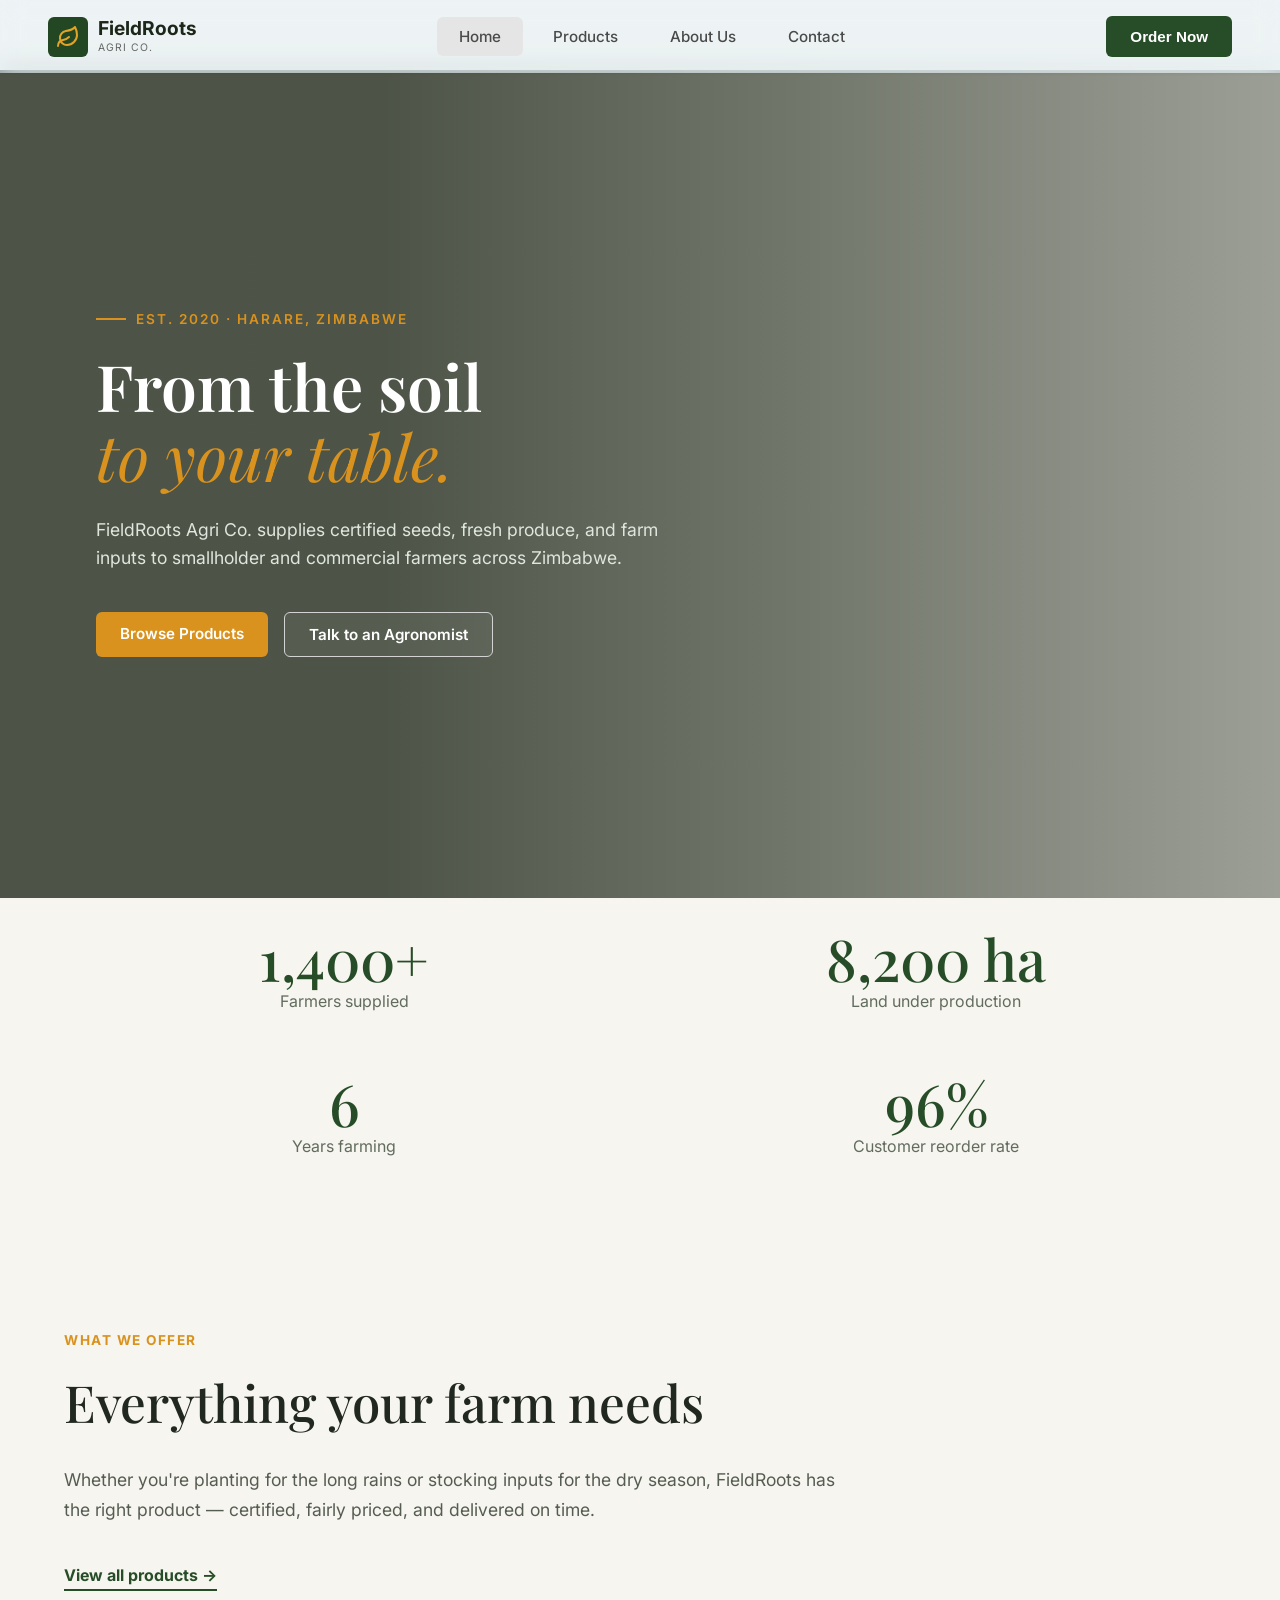
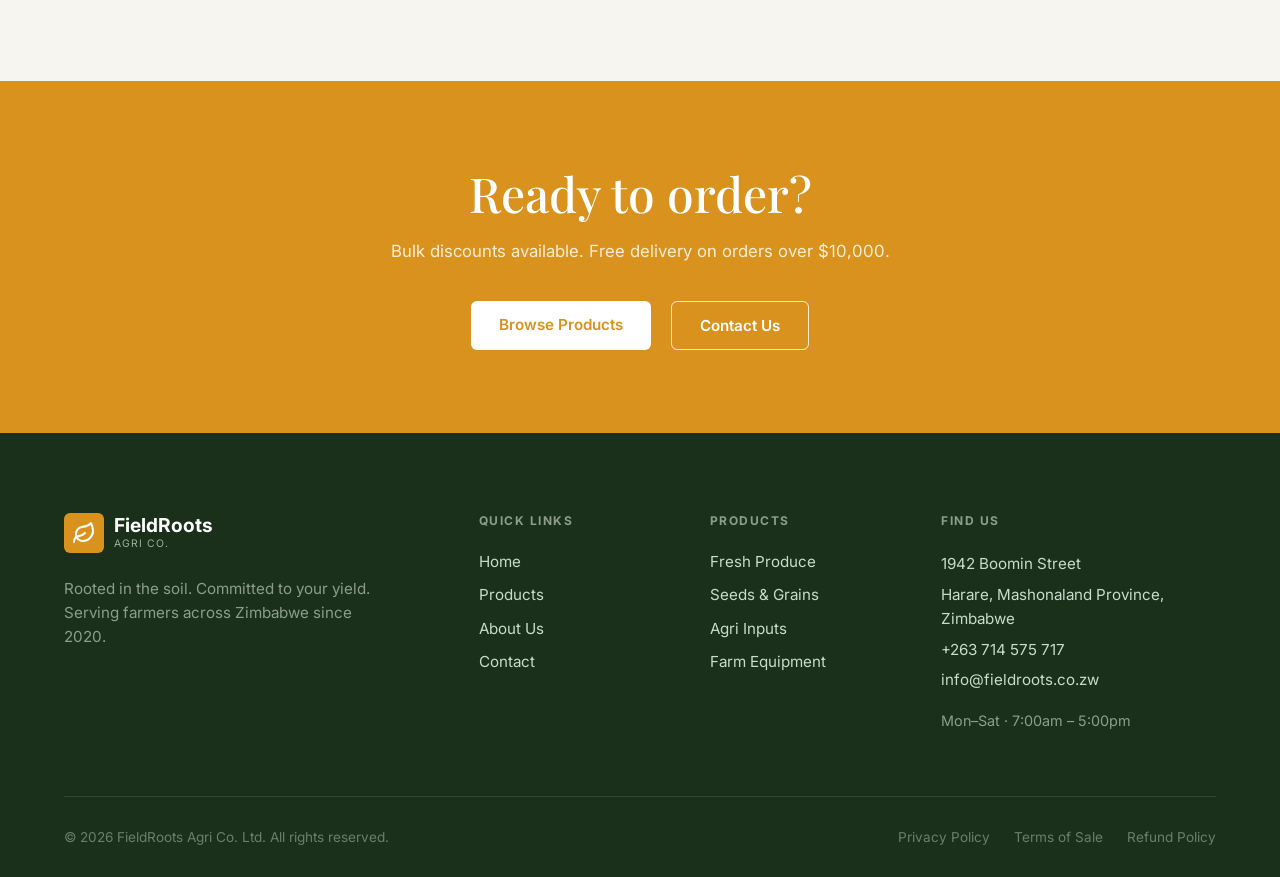
<file: index.html>
<!DOCTYPE html>
<html lang="en">
<head>
    <meta charset="UTF-8">
    <meta name="viewport" content="width=device-width, initial-scale=1.0">
    <title>FieldRoots AGRI CO. | Home</title>
    <!-- Google Fonts -->
    <link rel="preconnect" href="https://fonts.googleapis.com">
    <link rel="preconnect" href="https://fonts.gstatic.com" crossorigin>
    <link href="https://fonts.googleapis.com/css2?family=Inter:wght@400;500;600&family=Playfair+Display:ital,wght@0,500;0,600;0,700;1,400&display=swap" rel="stylesheet">
    <link rel="stylesheet" href="style.css">
</head>
<body>

    <!-- Header / Navigation Bar -->
    <header class="navbar">
        <div class="logo">
            <div class="logo-icon">
                <svg width="24" height="24" viewBox="0 0 24 24" fill="none" stroke="#e1a427" stroke-width="2" stroke-linecap="round" stroke-linejoin="round">
                    <path d="M11 20A7 7 0 0 1 9.8 6.1C15.5 5 17 4.48 19 2c1 2 2 4.18 2 8 0 5.5-4.78 10-10 10Z"></path>
                    <path d="M2 21c0-3 1.85-5.36 5.08-6C9.5 14.52 12 13 13 12"></path>
                </svg>
            </div>
            <div class="logo-text">
                <span class="brand-name">FieldRoots</span>
                <span class="brand-sub">AGRI CO.</span>
            </div>
        </div>

        <nav class="nav-links">
            <a href="index.html" class="nav-item active">Home</a>
            <a href="products.php" class="nav-item">Products</a>
            <a href="about.html" class="nav-item">About Us</a>
            <a href="contact.php" class="nav-item">Contact</a>
        </nav>

        <div class="nav-actions">
            <a href="products.php"><button class="btn btn-order">Order Now</button></a>
        </div>
    </header>

    <!-- Hero Section -->
    <section class="hero-section">
        <div class="hero-overlay"></div>

        <div class="hero-content">
            <div class="hero-subtitle">
                <span class="dash"></span> EST. 2020 · HARARE, ZIMBABWE
            </div>

            <h1 class="hero-title">
                From the soil<br>
                <span class="highlight-text">to your table.</span>
            </h1>

            <p class="hero-description">
                FieldRoots Agri Co. supplies certified seeds, fresh produce, and farm inputs to smallholder and commercial farmers across Zimbabwe.
            </p>

            <div class="hero-buttons">
                <a href="products.php" class="btn btn-primary">Browse Products</a>
                <a href="contact.html" class="btn btn-outline">Talk to an Agronomist</a>
            </div>
        </div>
    </section>

    <!-- Statistics Section -->
    <section class="stats-section">
        <div class="stats-grid">
            <div class="stat-item">
                <h2 class="stat-number">1,400+</h2>
                <p class="stat-label">Farmers supplied</p>
            </div>

            <div class="stat-item">
                <h2 class="stat-number">8,200 ha</h2>
                <p class="stat-label">Land under production</p>
            </div>

            <div class="stat-item">
                <h2 class="stat-number">6</h2>
                <p class="stat-label">Years farming</p>
            </div>

            <div class="stat-item">
                <h2 class="stat-number">96%</h2>
                <p class="stat-label">Customer reorder rate</p>
            </div>
        </div>
    </section>

    <!-- What We Offer Section -->
    <section class="offer-section">
        <div class="offer-container">
            <span class="section-tagline">WHAT WE OFFER</span>
            <h2 class="section-title">Everything your farm needs</h2>
            <p class="section-description">
                Whether you're planting for the long rains or stocking inputs for the dry season, FieldRoots has the right product — certified, fairly priced, and delivered on time.
            </p>
            <a href="products.php" class="view-products-link">View all products &rarr;</a>
        </div>
    </section>

    <!-- Ready to Order Banner Section -->
    <section class="cta-banner-section">
        <div class="cta-container">
            <h2 class="cta-title">Ready to order?</h2>
            <p class="cta-subtitle">Bulk discounts available. Free delivery on orders over $10,000.</p>

            <div class="cta-buttons">
                <a href="products.php" class="btn btn-cta-solid">Browse Products</a>
                <a href="contact.html" class="btn btn-cta-outline">Contact Us</a>
            </div>
        </div>
    </section>
    <!-- Footer Section -->
    <footer class="site-footer">
        <div class="footer-top">
            <!-- Brand Info Column -->
            <div class="footer-col brand-col">
                <div class="logo">
                    <div class="logo-icon footer-logo-icon">
                        <svg width="24" height="24" viewBox="0 0 24 24" fill="none" stroke="#ffffff" stroke-width="2" stroke-linecap="round" stroke-linejoin="round">
                            <path d="M11 20A7 7 0 0 1 9.8 6.1C15.5 5 17 4.48 19 2c1 2 2 4.18 2 8 0 5.5-4.78 10-10 10Z"></path>
                            <path d="M2 21c0-3 1.85-5.36 5.08-6C9.5 14.52 12 13 13 12"></path>
                        </svg>
                    </div>
                    <div class="logo-text">
                        <span class="brand-name light-text">FieldRoots</span>
                        <span class="brand-sub light-sub">AGRI CO.</span>
                    </div>
                </div>
                <p class="footer-description">
                    Rooted in the soil. Committed to your yield. Serving farmers across Zimbabwe since 2020.
                </p>
            </div>

            <!-- Navigate Links Column -->
            <div class="footer-col">
                <h4 class="footer-heading">Quick Links</h4>
                <ul class="footer-links">
                    <li><a href="index.html">Home</a></li>
                    <li><a href="products.php">Products</a></li>
                    <li><a href="about.html">About Us</a></li>
                    <li><a href="contact.php">Contact</a></li>
                </ul>
            </div>

            <!-- Products Column -->
            <div class="footer-col">
                <h4 class="footer-heading">Products</h4>
                <ul class="footer-links">
                    <li><a href="#">Fresh Produce</a></li>
                    <li><a href="#">Seeds & Grains</a></li>
                    <li><a href="#">Agri Inputs</a></li>
                    <li><a href="#">Farm Equipment</a></li>
                </ul>
            </div>

            <!-- Contact & Location Column -->
            <div class="footer-col">
                <h4 class="footer-heading">FIND US</h4>
                <address class="footer-contact">
                    <p>1942 Boomin Street</p>
                    <p>Harare, Mashonaland Province, Zimbabwe</p>
                    <p class="contact-info"><a href="tel:+263714575717">+263 714 575 717</a></p>
                    <p class="contact-info"><a href="mailto:info@fieldroots.co.zw">info@fieldroots.co.zw</a></p>
                    <p class="business-hours">Mon–Sat · 7:00am – 5:00pm</p>
                </address>
            </div>
        </div>

        <!-- Footer Bottom Bar -->
        <div class="footer-bottom">
            <p class="copyright">&copy; 2026 FieldRoots Agri Co. Ltd. All rights reserved.</p>
            <div class="legal-links">
                <a href="#">Privacy Policy</a>
                <a href="#">Terms of Sale</a>
                <a href="#">Refund Policy</a>
            </div>
        </div>
    </footer>
    <script src="script.js"></script>
</body>
</html>
</file>
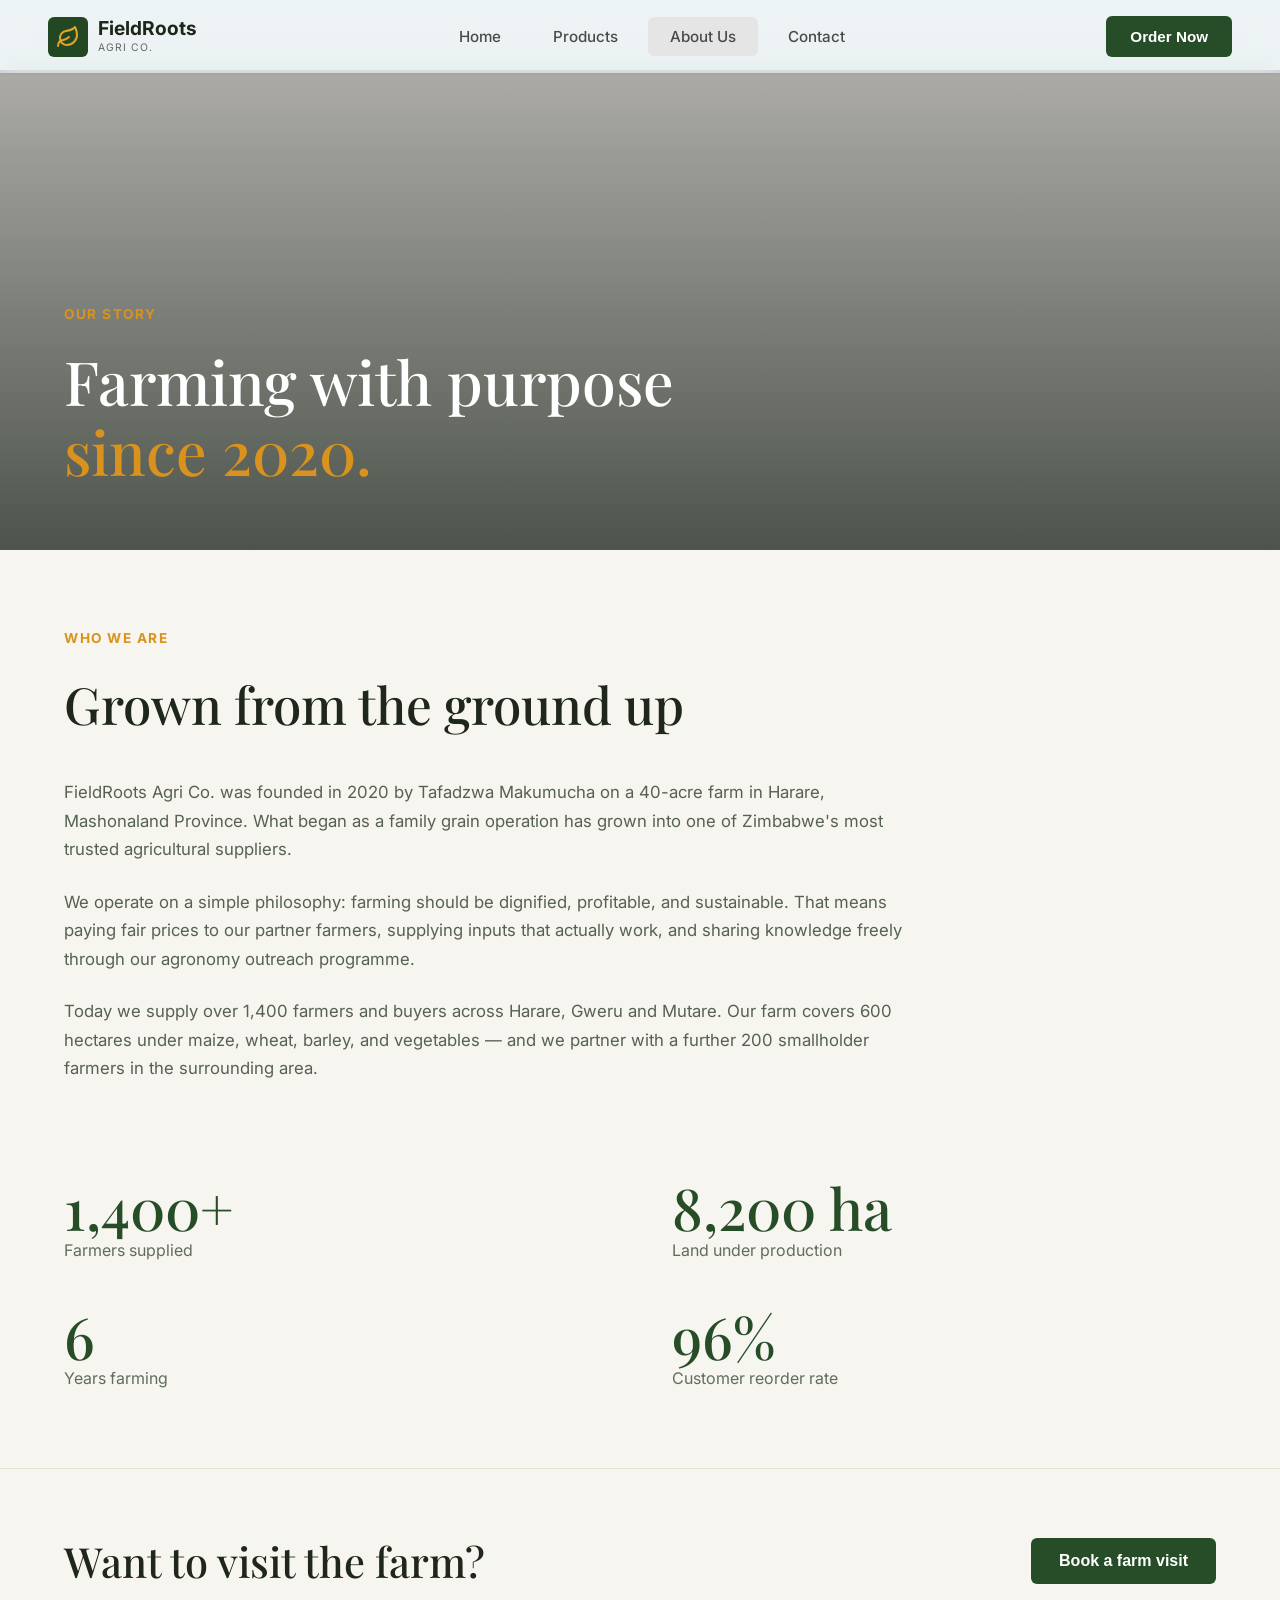
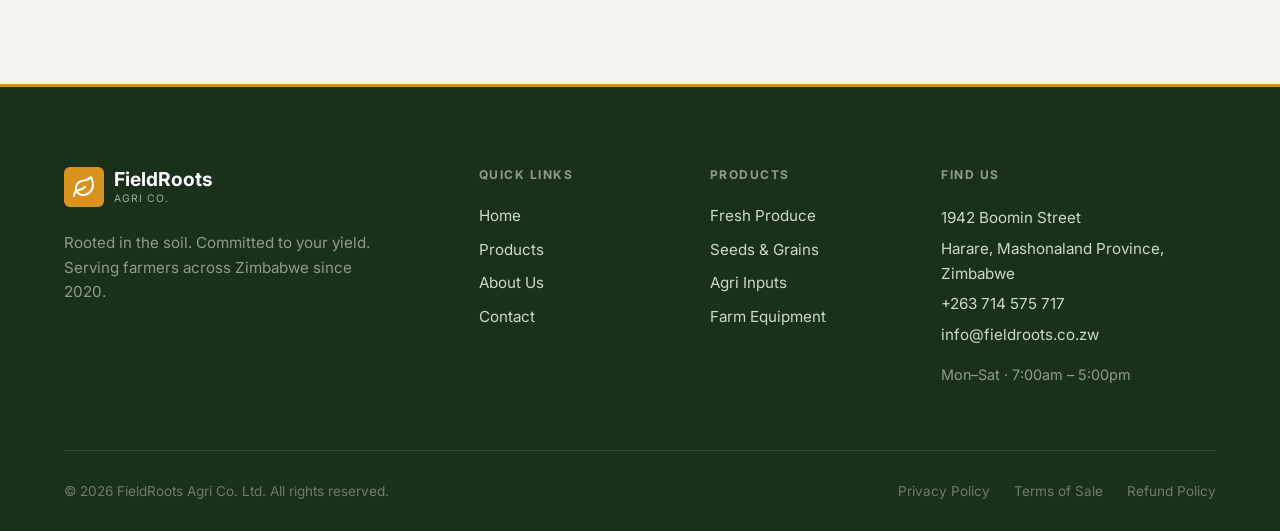
<file: about.html>
<!DOCTYPE html>
<html lang="en">
<head>
    <meta charset="UTF-8">
    <meta name="viewport" content="width=device-width, initial-scale=1.0">
    <title>FieldRoots AGRI CO. | About Us</title>
    <!-- Google Fonts -->
    <link rel="preconnect" href="https://fonts.googleapis.com">
    <link rel="preconnect" href="https://fonts.gstatic.com" crossorigin>
    <link href="https://fonts.googleapis.com/css2?family=Inter:wght@400;500;600;700&family=Playfair+Display:ital,wght@0,500;0,600;0,700;1,400&display=swap" rel="stylesheet">
    <link rel="stylesheet" href="style.css">
</head>
<body>

    <!-- Header / Navigation Bar -->
    <header class="navbar">
        <div class="logo">
            <div class="logo-icon">
                <svg width="24" height="24" viewBox="0 0 24 24" fill="none" stroke="#e1a427" stroke-width="2" stroke-linecap="round" stroke-linejoin="round">
                    <path d="M11 20A7 7 0 0 1 9.8 6.1C15.5 5 17 4.48 19 2c1 2 2 4.18 2 8 0 5.5-4.78 10-10 10Z"></path>
                    <path d="M2 21c0-3 1.85-5.36 5.08-6C9.5 14.52 12 13 13 12"></path>
                </svg>
            </div>
            <div class="logo-text">
                <span class="brand-name">FieldRoots</span>
                <span class="brand-sub">AGRI CO.</span>
            </div>
        </div>

        <nav class="nav-links">
            <a href="index.html" class="nav-item">Home</a>
            <a href="products.php" class="nav-item">Products</a>
            <a href="about.html" class="nav-item active">About Us</a>
            <a href="contact.php" class="nav-item">Contact</a>
        </nav>

        <div class="nav-actions">
            <a href="products.php"><button class="btn btn-order">Order Now</button></a>
        </div>
    </header>

    <!-- About Hero Section -->
    <section class="about-hero">
        <div class="about-hero-overlay"></div>
        <div class="about-hero-content">
            <span class="section-tagline gold-text">OUR STORY</span>
            <h1 class="about-hero-title">Farming with purpose<br><span class="gold-text">since 2020.</span></h1>
        </div>
    </section>

    <!-- Who We Are Section -->
    <section class="story-section">
        <div class="story-container">
            <span class="section-tagline">WHO WE ARE</span>
            <h2 class="story-heading">Grown from the ground up</h2>
            
            <div class="story-text">
                <p>
                    FieldRoots Agri Co. was founded in 2020 by Tafadzwa Makumucha on a 40-acre farm in Harare, Mashonaland Province. What began as a family grain operation has grown into one of Zimbabwe's most trusted agricultural suppliers.
                </p>
                <p>
                    We operate on a simple philosophy: farming should be dignified, profitable, and sustainable. That means paying fair prices to our partner farmers, supplying inputs that actually work, and sharing knowledge freely through our agronomy outreach programme.
                </p>
                <p>
                    Today we supply over 1,400 farmers and buyers across Harare, Gweru and Mutare. Our farm covers 600 hectares under maize, wheat, barley, and vegetables — and we partner with a further 200 smallholder farmers in the surrounding area.
                </p>
            </div>
        </div>
    </section>

    <!-- Stats Grid Section -->
    <section class="stats-section">
        <div class="stats-container">
            <div class="stat-card">
                <h3 class="stat-number">1,400+</h3>
                <p class="stat-label">Farmers supplied</p>
            </div>
            <div class="stat-card">
                <h3 class="stat-number">8,200 ha</h3>
                <p class="stat-label">Land under production</p>
            </div>
            <div class="stat-card">
                <h3 class="stat-number">6</h3>
                <p class="stat-label">Years farming</p>
            </div>
            <div class="stat-card">
                <h3 class="stat-number">96%</h3>
                <p class="stat-label">Customer reorder rate</p>
            </div>
        </div>
    </section>

    <!-- Farm Visit CTA Section -->
    <section class="visit-section">
        <div class="visit-container">
            <h2 class="visit-heading">Want to visit the farm?</h2>
            <a href="contact.html"><button class="btn btn-visit">Book a farm visit</button></a>
        </div>
    </section>

    <!-- Footer Section -->
    <footer class="site-footer">
        <div class="footer-top">
            <!-- Brand Info Column -->
            <div class="footer-col brand-col">
                <div class="logo">
                    <div class="logo-icon footer-logo-icon">
                        <svg width="24" height="24" viewBox="0 0 24 24" fill="none" stroke="#ffffff" stroke-width="2" stroke-linecap="round" stroke-linejoin="round">
                            <path d="M11 20A7 7 0 0 1 9.8 6.1C15.5 5 17 4.48 19 2c1 2 2 4.18 2 8 0 5.5-4.78 10-10 10Z"></path>
                            <path d="M2 21c0-3 1.85-5.36 5.08-6C9.5 14.52 12 13 13 12"></path>
                        </svg>
                    </div>
                    <div class="logo-text">
                        <span class="brand-name light-text">FieldRoots</span>
                        <span class="brand-sub light-sub">AGRI CO.</span>
                    </div>
                </div>
                <p class="footer-description">
                    Rooted in the soil. Committed to your yield. Serving farmers across Zimbabwe since 2020.
                </p>
            </div>

            <!-- Navigate Links Column -->
            <div class="footer-col">
                <h4 class="footer-heading">Quick Links</h4>
                <ul class="footer-links">
                    <li><a href="index.html">Home</a></li>
                    <li><a href="products.php">Products</a></li>
                    <li><a href="about.html">About Us</a></li>
                    <li><a href="contact.php">Contact</a></li>
                </ul>
            </div>

            <!-- Products Column -->
            <div class="footer-col">
                <h4 class="footer-heading">Products</h4>
                <ul class="footer-links">
                    <li><a href="#">Fresh Produce</a></li>
                    <li><a href="#">Seeds & Grains</a></li>
                    <li><a href="#">Agri Inputs</a></li>
                    <li><a href="#">Farm Equipment</a></li>
                </ul>
            </div>

            <!-- Contact & Location Column -->
            <div class="footer-col">
                <h4 class="footer-heading">FIND US</h4>
                <address class="footer-contact">
                    <p>1942 Boomin Street</p>
                    <p>Harare, Mashonaland Province, Zimbabwe</p>
                    <p class="contact-info"><a href="tel:+263714575717">+263 714 575 717</a></p>
                    <p class="contact-info"><a href="mailto:info@fieldroots.co.zw">info@fieldroots.co.zw</a></p>
                    <p class="business-hours">Mon–Sat · 7:00am – 5:00pm</p>
                </address>
            </div>
        </div>

        <!-- Footer Bottom Bar -->
        <div class="footer-bottom">
            <p class="copyright">&copy; 2026 FieldRoots Agri Co. Ltd. All rights reserved.</p>
            <div class="legal-links">
                <a href="#">Privacy Policy</a>
                <a href="#">Terms of Sale</a>
                <a href="#">Refund Policy</a>
            </div>
        </div>
    </footer>
    <script src="script.js"></script>
</body>
</html>
</file>
<file: style.css>
/* Base resets */
* {
    margin: 0;
    padding: 0;
    box-sizing: border-box;
}
body {
    font-family: 'Inter', sans-serif;
    padding-top: 70px;
    color: #ffffff;
    background-color: #f7f5ef;
    overflow-x: hidden;
}
/* Header / Navbar */
.navbar {
    display: flex;
    justify-content: space-between;
    align-items: center;
    background-color: #f6f3ed;
    padding: 1rem 3rem;
    box-shadow: 0 1px 3px rgba(0, 0, 0, 0.05);
}
header, .navbar{
    position: fixed;
    top: 0;
    left: 0;
    width: 100%;
    z-index: 1000;
    background: rgba(224, 242, 254, 0.45);
    backdrop-filter: blur(12px) saturate(160%);
}
.nav-links a.active{
    background-color: #e5e5e5;
}
.logo {
    display: flex;
    align-items: center;
    gap: 10px;
}
.logo-icon {
    background-color: #234723;
    width: 40px;
    height: 40px;
    border-radius: 6px;
    display: flex;
    align-items: center;
    justify-content: center;
}
.logo-text {
    display: flex;
    flex-direction: column;
}
.brand-name {
    font-weight: 700;
    font-size: 1.2rem;
    color: #1c2619;
    line-height: 1;
}
.brand-sub {
    font-size: 0.65rem;
    letter-spacing: 1px;
    color: #666;
    margin-top: 2px;
}
.nav-links {
    display: flex;
    align-items: center;
    gap: 8px;
}
.nav-item {
    text-decoration: none;
    color: #4a4a4a;
    font-weight: 500;
    padding: 10px 22px;
    border-radius: 6px;
    transition: all 0.2s ease;
    font-size: 0.95rem;
}
.nav-item:hover {
    color: #1c2619;
    background-color: #ede8dc;
}
/* Buttons */
.btn {
    display: inline-block;
    padding: 12px 24px;
    font-size: 0.95rem;
    font-weight: 600;
    border-radius: 6px;
    text-decoration: none;
    cursor: pointer;
    transition: all 0.3s ease;
    border: none;
}
.btn-order {
    background-color: #274d28;
    color: #ffffff;
}
.btn-order:hover {
    background-color: #1c391d;
}
.btn-primary {
    background-color: #d9921e;
    color: #ffffff;
}
.btn-primary:hover {
    background-color: #bf7e13;
}
.btn-outline {
    background-color: rgba(255, 255, 255, 0.05);
    border: 1px solid lightgray;
    color: white;
}
.btn-outline:hover {
    background-color: rgba(255, 255, 255, 0.15);
    border-color: white;
}

/* Hero Section */
.hero-section {
    position: relative;
    width: 100%;
    min-height: calc(100vh - 72px);
    background: url('') center/cover no-repeat;
    display: flex;
    align-items: center;
    padding: 4rem 5%;
}
.hero-overlay {
    position: absolute;
    top: 0;
    left: 0;
    width: 100%;
    height: 100%;
    background: linear-gradient(to right, rgba(20, 30, 15, 0.75) 30%, rgba(20, 30, 15, 0.4) 100%);
    z-index: 1;
}
.hero-content {
    position: relative;
    z-index: 2;
    max-width: 650px;
    margin-left: 2rem;
}
.hero-subtitle {
    display: flex;
    align-items: center;
    gap: 10px;
    color: #d9921e;
    font-size: 0.85rem;
    letter-spacing: 2px;
    font-weight: 600;
    margin-bottom: 1.5rem;
}
.hero-subtitle .dash {
    display: inline-block;
    width: 30px;
    height: 2px;
    background-color: #d9921e;
}
.hero-title {
    font-family: 'Playfair Display', serif;
    font-size: 4rem;
    line-height: 1.1;
    font-weight: 600;
    margin-bottom: 1.5rem;
}
.highlight-text {
    font-style: italic;
    color: #d9921e;
    font-weight: 400;
}
.hero-description {
    font-size: 1.1rem;
    line-height: 1.6;
    color: #e0e6dd;
    margin-bottom: 2.5rem;
    max-width: 580px;
}
.hero-buttons {
    display: flex;
    gap: 1rem;
    flex-wrap: wrap;
}

/* Statistics Section */
.stats-section {
    background-color: #274d28;
    padding: 5rem 5%;
}
.stats-grid {
    max-width: 1200px;
    margin: 0 auto;
    display: grid;
    grid-template-columns: repeat(2, 1fr);
    row-gap: 4rem;
    column-gap: 2rem;
}
.stat-item {
    text-align: center;
}
.stat-number {
    font-family: 'Playfair Display', serif;
    font-size: 3.5rem;
    font-weight: 500;
    color: #d9921e;
    margin-bottom: 0.5rem;
}
.stat-label {
    font-size: 1rem;
    color: #c9dbc9;
    font-weight: 400;
}

/* What We Offer Section */
.offer-section {
    background-color: #f7f5ef;
    padding: 6rem 5%;
    color: #2b2b2b;
}
.offer-container {
    max-width: 800px;
}
.section-tagline {
    display: block;
    color: #d9921e;
    font-weight: 700;
    font-size: 0.85rem;
    letter-spacing: 1.5px;
    margin-bottom: 1.5rem;
}
.section-title {
    font-family: 'Playfair Display', serif;
    font-size: 3.2rem;
    font-weight: 500;
    color: #21281f;
    margin-bottom: 2rem;
    line-height: 1.2;
}
.section-description {
    font-size: 1.1rem;
    line-height: 1.7;
    color: #555d52;
    margin-bottom: 2.5rem;
}
.view-products-link {
    color: #274d28;
    font-weight: 700;
    text-decoration: none;
    font-size: 1rem;
    border-bottom: 2px solid #274d28;
    padding-bottom: 4px;
    transition: color 0.2s ease, border-color 0.2s ease;
}
.view-products-link:hover {
    color: #d9921e;
    border-color: #d9921e;
}

/*CTA Banner Section */
.cta-banner-section {
    background-color: #d9921e;
    padding: 5rem 5%;
    text-align: center;
}
.cta-container {
    max-width: 700px;
    margin: 0 auto;
}
.cta-title {
    font-family: 'Playfair Display', serif;
    font-size: 3rem;
    font-weight: 500;
    color: #ffffff;
    margin-bottom: 1rem;
}
.cta-subtitle {
    font-size: 1.05rem;
    color: #fcefd6;
    margin-bottom: 2.5rem;
}
.cta-buttons {
    display: flex;
    justify-content: center;
    gap: 1.2rem;
    flex-wrap: wrap;
}
.btn-cta-solid {
    background-color: #ffffff;
    color: #d9921e;
    padding: 14px 28px;
}
.btn-cta-solid:hover {
    background-color: #f6f3ed;
}
.btn-cta-outline {
    background-color: transparent;
    border: 1px solid rgba(255, 255, 255, 0.8);
    color: #ffffff;
    padding: 14px 28px;
}
.btn-cta-outline:hover {
    background-color: rgba(255, 255, 255, 0.15);
    border-color: #ffffff;
}

/* Responsive Styles */
@media (max-width: 768px) {
    body{
        padding-top: 18px;
    }
    .navbar {
        padding: 1rem;
        flex-direction: column;
        gap: 1rem;
    }
    .menu-toggle-btn{
        display: block;
    }
    .nav-links{
        display: flex;
        flex-direction: column;
        align-items: center;
        justify-content: center;
        width: 100%;
        text-align: center;
        gap: 12px;
    }
    .hero-content {
        margin-left: 0;
    }
    .hero-title {
        font-size: 2.8rem;
    }
    .stats-grid {
        grid-template-columns: 1fr;
        gap: 2.5rem;
    }
    .stat-number {
        font-size: 2.8rem;
    }
    .section-title {
        font-size: 2.4rem;
    }
    .cta-title {
        font-size: 2.2rem;
    }
    .hero-buttons, .cta-buttons {
        flex-direction: column;
        width: 100%;
    }
    .btn {
        width: 100%;
        text-align: center;
    }
}

@media (min-width: 769px){
    .menu-toggle-btn{
        display: none;
    }
}

/* Products Page Header */
.page-header {
    background-color: #f7f5ef;
    padding: 4rem 5% 3rem 5%;
}
.page-header-container {
    max-width: 1200px;
    margin: 0 auto;
}
.page-title {
    font-family: 'Playfair Display', serif;
    font-size: 3.8rem;
    font-weight: 500;
    color: #1f271d;
    margin-bottom: 1.5rem;
    line-height: 1.1;
}
.page-description {
    font-size: 1.05rem;
    line-height: 1.6;
    color: #5d665b;
    max-width: 700px;
    margin-bottom: 2rem;
}
.btn-bulk-quote {
    background-color: #274d28;
    color: #ffffff;
    width: 100%;
    max-width: 1200px;
    padding: 16px 24px;
    font-size: 1rem;
    border-radius: 6px;
    text-align: center;
}
.btn-bulk-quote:hover {
    background-color: #1c391d;
}

/* Catalog Sec */
.catalog-section {
    background-color: #f7f5ef;
    padding: 2rem 5% 6rem 5%;
}

/* Product Search */
.search-section{
    max-width: 1200px;
    margin: 10px auto;
    padding: 0 20px;
    text-align: center;
}
#productSearch{
    width: 100%;
    max-width: 500px;
    padding: 12px 16px;
    font-size: 1rem;
    border: 1px solid #ccc;
    border-radius: 8px;
    outline: none;
}

/* Product Cards Grid */
.products-grid {
    max-width: 1200px;
    margin: 0 auto;
    display: grid;
    grid-template-columns: repeat(3, 1fr);
    gap: 2rem;
}
.product-card {
    background-color: #ffffff;
    border-radius: 8px;
    overflow: hidden;
    border: 1px solid #eae5d9;
    box-shadow: 0 2px 8px rgba(0, 0, 0, 0.03);
    display: flex;
    flex-direction: column;
}

/* Card Content */
.card-content {
    padding: 1.8rem;
    display: flex;
    flex-direction: column;
    flex-grow: 1;
}
.product-title {
    font-family: 'Playfair Display', serif;
    font-size: 1.5rem;
    font-weight: 600;
    color: #1f271d;
    margin-bottom: 0.8rem;
}
.product-description {
    font-size: 0.95rem;
    line-height: 1.5;
    color: #667064;
    margin-bottom: 2rem;
    flex-grow: 1;
}
.card-footer {
    display: flex;
    justify-content: space-between;
    align-items: center;
    border-top: 1px solid #f0ecdf;
    padding-top: 1.2rem;
}
.price-wrapper {
    display: flex;
    flex-direction: column;
}
.price {
    font-weight: 700;
    font-size: 1.15rem;
    color: #1f271d;
}
.unit {
    font-size: 0.8rem;
    color: #889286;
}
.btn-card-order {
    background-color: #274d28;
    color: #ffffff;
    padding: 8px 20px;
    font-size: 0.88rem;
    border-radius: 5px;
    border: none;
    cursor: pointer;
    font-weight: 600;
    transition: background-color 0.2s ease;
}
.btn-card-order:hover {
    background-color: #1c391d;
}

/* Products Responsive Layout */
@media (max-width: 820px) {
    .products-grid {
        grid-template-columns: 1fr;
    }

    .page-title {
        font-size: 2.8rem;
    }
}

/* About Page - Hero Section */
.about-hero {
    position: relative;
    width: 100%;
    height: 480px;
    background-image: url('https://images.unsplash.com/photo-1592982537447-7440770cbfc9?auto=format&fit=crop&w=1600&q=80');
    background-size: cover;
    background-position: center;
    display: flex;
    align-items: flex-end;
    padding: 0 5% 4rem 5%;
}
.about-hero-overlay {
    position: absolute;
    top: 0;
    left: 0;
    width: 100%;
    height: 100%;
    background: linear-gradient(180deg, rgba(0,0,0,0.3) 0%, rgba(20, 30, 20, 0.75) 100%);
    z-index: 1;
}
.about-hero-content {
    position: relative;
    z-index: 2;
    max-width: 1200px;
    width: 100%;
    margin: 0 auto;
}
.gold-text {
    color: #d9921e;
}
.about-hero-title {
    font-family: 'Playfair Display', serif;
    font-size: 3.8rem;
    font-weight: 500;
    color: #ffffff;
    line-height: 1.15;
    margin-top: 0.5rem;
}

/* About Page - Story Section */
.story-section {
    background-color: #f7f5ef;
    padding: 5rem 5% 4rem 5%;
}
.story-container {
    max-width: 1200px;
    margin: 0 auto;
}
.story-heading {
    font-family: 'Playfair Display', serif;
    font-size: 3.2rem;
    font-weight: 500;
    color: #1f271d;
    margin-top: 0.5rem;
    margin-bottom: 2.5rem;
}
.story-text {
    max-width: 850px;
    display: flex;
    flex-direction: column;
    gap: 1.5rem;
}
.story-text p {
    font-size: 1.05rem;
    line-height: 1.7;
    color: #556153;
}

/* About - Stats Grid Section */
.stats-section {
    background-color: #f7f5ef;
    padding: 2rem 5% 5rem 5%;
}
.stats-container {
    max-width: 1200px;
    margin: 0 auto;
    display: grid;
    grid-template-columns: repeat(2, 1fr);
    gap: 3rem 4rem;
}
.stat-card {
    display: flex;
    flex-direction: column;
}
.stat-number {
    font-family: 'Playfair Display', serif;
    font-size: 3.6rem;
    font-weight: 500;
    color: #274d28;
    margin-bottom: 0.2rem;
    line-height: 1;
}
.stat-label {
    font-size: 1rem;
    color: #616c5e;
}

/* About - Visit Farm Banner */
.visit-section {
    background-color: #f7f5ef;
    padding: 4rem 5% 6rem 5%;
    border-top: 1px solid #e8e2d4;
}
.visit-container {
    max-width: 1200px;
    margin: 0 auto;
    display: flex;
    justify-content: space-between;
    align-items: center;
}
.visit-heading {
    font-family: 'Playfair Display', serif;
    font-size: 2.6rem;
    font-weight: 500;
    color: #1f271d;
}
.btn-visit {
    background-color: #274d28;
    color: #ffffff;
    padding: 14px 28px;
    font-size: 1rem;
    font-weight: 600;
    border-radius: 6px;
    border: none;
    cursor: pointer;
    transition: background-color 0.2s ease;
}
.btn-visit:hover {
    background-color: #1c391d;
}

/* About Page Responsiveness */
@media (max-width: 850px) {
    .about-hero-title {
        font-size: 2.8rem;
    }
    .story-heading {
        font-size: 2.4rem;
    }
    .visit-container {
        flex-direction: column;
        align-items: flex-start;
        gap: 1.5rem;
    }
    .visit-heading {
        font-size: 2rem;
    }
}

@media (max-width: 600px) {
    .stats-container {
        grid-template-columns: 1fr;
        gap: 2rem;
    }
    .stat-number {
        font-size: 3rem;
    }
}

/* Contact Page Header */
.contact-header {
    background-color: #f7f5ef;
    padding: 4rem 5% 2rem 5%;
}
.contact-header-container {
    max-width: 1200px;
    margin: 0 auto;
}
.contact-title {
    font-family: 'Playfair Display', serif;
    font-size: 3.8rem;
    font-weight: 500;
    color: #1f271d;
    margin-bottom: 1.2rem;
    line-height: 1.1;
}
.contact-subtitle {
    font-size: 1.05rem;
    line-height: 1.6;
    color: #5d665b;
    max-width: 650px;
}

/* Contact Form & Side Card Layout */
.contact-main {
    background-color: #f7f5ef;
    padding: 2rem 5% 5rem 5%;
}
.contact-grid-container {
    max-width: 1200px;
    margin: 0 auto;
    display: grid;
    grid-template-columns: 2fr 1fr;
    gap: 3rem;
}

/* White Form Container */
.contact-form-wrapper {
    background-color: #ffffff;
    border: 1px solid #eae5d9;
    border-radius: 8px;
    padding: 3rem;
}
.contact-form {
    display: flex;
    flex-direction: column;
    gap: 1.8rem;
}
.form-row {
    display: grid;
    grid-template-columns: 1fr 1fr;
    gap: 1.5rem;
}
.form-group {
    display: flex;
    flex-direction: column;
    gap: 0.6rem;
}
.form-group label {
    font-size: 0.75rem;
    font-weight: 700;
    color: #3b4239;
    letter-spacing: 0.8px;
}
.form-group input,
.form-group textarea {
    width: 100%;
    padding: 14px 16px;
    border: 1px solid #dfd8c8;
    border-radius: 6px;
    font-family: 'Inter', sans-serif;
    font-size: 0.95rem;
    color: #1f271d;
    background-color: #ffffff;
    outline: none;
    transition: border-color 0.2s ease;
}
.form-group input:focus,
.form-group textarea:focus {
    border-color: #274d28;
}
.form-group input::placeholder,
.form-group textarea::placeholder {
    color: #a4ad9f;
}
.btn-submit-message {
    background-color: #274d28;
    color: #ffffff;
    padding: 16px;
    font-size: 1rem;
    font-weight: 600;
    border: none;
    border-radius: 6px;
    cursor: pointer;
    transition: background-color 0.2s ease;
    margin-top: 0.5rem;
}
.btn-submit-message:hover {
    background-color: #1c391d;
}
.form-response-note {
    text-align: center;
    font-size: 0.85rem;
    color: #7d877b;
    margin-top: -0.5rem;
}

/* Farm Details Green Card */
.farm-details-card {
    background-color: #223a23;
    color: #ffffff;
    border-radius: 8px;
    padding: 3rem 2.5rem;
    display: flex;
    flex-direction: column;
    gap: 2rem;
}
.farm-details-title {
    font-family: 'Playfair Display', serif;
    font-size: 1.8rem;
    font-weight: 500;
    color: #ffffff;
}
.details-group {
    display: flex;
    flex-direction: column;
    gap: 0.4rem;
}
.details-label {
    font-size: 0.7rem;
    font-weight: 700;
    color: #d9921e;
    letter-spacing: 1px;
    margin-bottom: 0.2rem;
}
.details-group p {
    font-size: 0.95rem;
    line-height: 1.5;
    color: #d0dad0;
}
.details-group a {
    color: #d0dad0;
    text-decoration: none;
    transition: color 0.2s ease;
}
.details-group a:hover {
    color: #ffffff;
}

/* FAQ Section */
.faq-section {
    background-color: #f7f5ef;
    padding: 4rem 5% 6rem 5%;
    border-top: 1px solid #e8e2d4;
}
.faq-container {
    max-width: 1200px;
    margin: 0 auto;
}
.faq-heading {
    font-family: 'Playfair Display', serif;
    font-size: 3rem;
    font-weight: 500;
    color: #1f271d;
    margin-top: 0.5rem;
    margin-bottom: 3rem;
}
.faq-grid {
    display: grid;
    grid-template-columns: 1fr 1fr;
    gap: 2.5rem 4rem;
}
.faq-item {
    border-left: 2px solid #d9921e;
    padding-left: 1.5rem;
}
.faq-question {
    font-size: 1.1rem;
    font-weight: 600;
    color: #1f271d;
    margin-bottom: 0.8rem;
}
.faq-answer {
    font-size: 0.95rem;
    line-height: 1.6;
    color: #5d665b;
}

/* Contact Page Responsive Adjustments */
@media (max-width: 950px) {
    .contact-grid-container {
        grid-template-columns: 1fr;
    }
}

@media (max-width: 700px) {
    .form-row {
        grid-template-columns: 1fr;
    }
    .contact-form-wrapper {
        padding: 1.8rem;
    }
    .faq-grid {
        grid-template-columns: 1fr;
        gap: 2rem;
    }
    .contact-title {
        font-size: 2.8rem;
    }
}

/* Site Footer Section */
.site-footer {
    background-color: #1b301b; /* Dark olive green */
    color: #a4b3a4;
    padding: 5rem 5% 2rem 5%;
    font-size: 0.95rem;
    border-top: 3px solid #d9921e; /* Golden brown accent top border */
}
.footer-top {
    max-width: 1200px;
    margin: 0 auto;
    display: grid;
    grid-template-columns: 2fr 1fr 1fr 1.5fr;
    gap: 3rem;
    padding-bottom: 4rem;
    border-bottom: 1px solid rgba(255, 255, 255, 0.1);
}
.footer-col {
    display: flex;
    flex-direction: column;
}
.brand-col .logo {
    margin-bottom: 1.5rem;
}
.footer-logo-icon {
    background-color: #d9921e; /* Gold color background for footer icon */
}
.light-text {
    color: #ffffff;
}
.light-sub {
    color: #9cb09b;
}
.footer-description {
    line-height: 1.6;
    color: #8c9e8b;
    max-width: 320px;
}
.footer-heading {
    color: #8c9e8b;
    font-size: 0.75rem;
    font-weight: 700;
    letter-spacing: 1.5px;
    margin-bottom: 1.5rem;
    text-transform: uppercase;
}
.footer-links {
    list-style: none;
    display: flex;
    flex-direction: column;
    gap: 0.9rem;
}

.footer-links a {
    color: #c9dbc9;
    text-decoration: none;
    transition: color 0.2s ease;
}
.footer-links a:hover {
    color: #ffffff;
}
.footer-contact {
    font-style: normal;
    line-height: 1.6;
    color: #c9dbc9;
    display: flex;
    flex-direction: column;
    gap: 0.4rem;
}
.footer-contact a {
    color: #c9dbc9;
    text-decoration: none;
    transition: color 0.2s ease;
}
.footer-contact a:hover {
    color: #ffffff;
}
.business-hours {
    margin-top: 0.6rem;
    color: #8c9e8b;
    font-size: 0.9rem;
}

/* Footer Bottom Bar */
.footer-bottom {
    max-width: 1200px;
    margin: 0 auto;
    padding-top: 2rem;
    display: flex;
    justify-content: space-between;
    align-items: center;
    font-size: 0.85rem;
    color: #6b7e6a;
}
.legal-links {
    display: flex;
    gap: 1.5rem;
}
.legal-links a {
    color: #6b7e6a;
    text-decoration: none;
    transition: color 0.2s ease;
}
.legal-links a:hover {
    color: #c9dbc9;
}

/* Footer Responsive adjustments */
@media (max-width: 900px) {
    .footer-top {
        grid-template-columns: 1fr 1fr;
        gap: 2.5rem;
    }
}

@media (max-width: 600px) {
    .footer-top {
        grid-template-columns: 1fr;
    } 
    .footer-bottom {
        flex-direction: column;
        gap: 1rem;
        text-align: center;
    }
}

/* MOBILE NAVIGATION STYLES < 768px */
@media (max-width: 768px) {
    /* Outer Header Bar */
    .navbar {
        display: flex;
        flex-direction: row;
        flex-wrap: wrap;
        justify-content: space-between;
        align-items: center;
        padding: 1rem 5%;
        background-color: #f7f5ef;
        position: relative;
        border-bottom: 1px solid #eae5d9;
        z-index: 1000;
    }

    /* Force Logo to stay on the LEFT (Order 1) */
    .navbar .logo {
        order: 1;
        display: flex;
        align-items: center;
        margin-right: auto !important; /* Pushes toggle button away to the far right */
    }
    /* Force Hamburger/Close Button to stay on the RIGHT (Order 2) */
    .menu-toggle-btn {
        order: 2 !important;
        background: transparent;
        border: none;
        font-size: 1.6rem;
        color: #1f271d;
        cursor: pointer;
        padding: 4px;
        line-height: 1;
        display: flex;
        align-items: center;
        justify-content: center;
        margin-left: auto !important; /* Ensures it sticks to the far right */
    }
    /* Hide links and order button by default on mobile */
    .nav-links,
    .nav-actions {
        display: none !important;
        width: 100%;
    }
    /* When menu is open Dropdown items drop below (Order 3 & 4) */
    .navbar.menu-open .nav-links {
        display: flex !important;
        order: 3 !important;
        flex-direction: column;
        width: 100%;
        gap: 0.4rem;
        margin-top: 1.2rem;
    }
    .navbar.menu-open .nav-actions {
        display: block !important;
        order: 4 !important;
        width: 100%;
        margin-top: 1.2rem;
        margin-bottom: 0.5rem;
    }
    /* Mobile Menu Items Styling */
    .nav-item {
        display: block;
        width: 100%;
        padding: 12px 16px;
        font-size: 1rem;
        font-weight: 500;
        color: #1f271d;
        text-decoration: none;
        border-radius: 6px;
        box-sizing: border-box;
    }
    /* Active Highlight */
    .nav-item.active {
        background-color: #eae5d9;
        color: #1f271d;
    }
    /* Full Width Green Button */
    .btn-order {
        width: 100%;
        display: block;
        background-color: #274d28;
        color: #ffffff;
        text-align: center;
        padding: 14px;
        font-size: 1rem;
        font-weight: 600;
        border-radius: 6px;
        border: none;
        box-sizing: border-box;
    }
}
</file>
